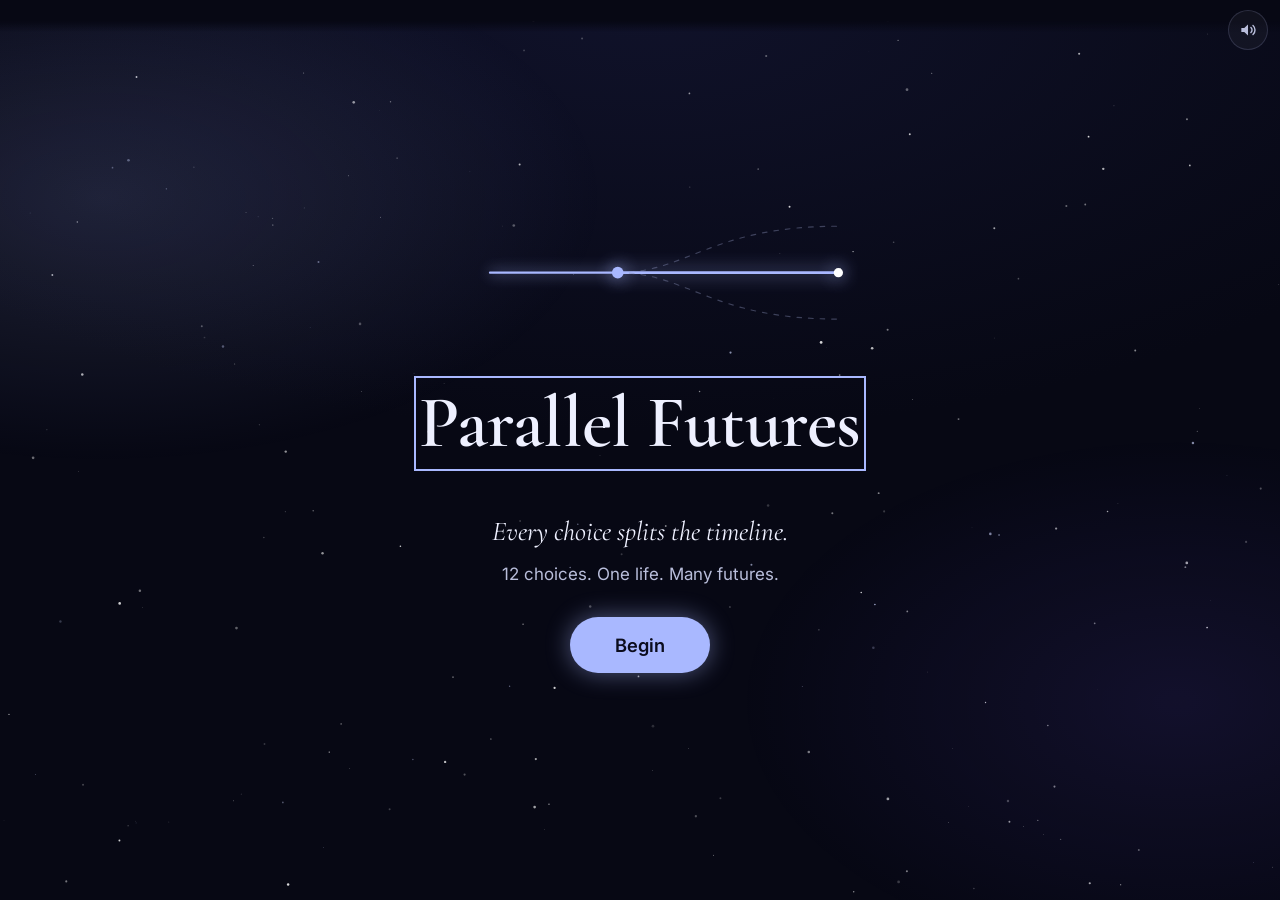
<file: index.html>
<!doctype html>
<html lang="en-GB">
<head>
  <meta charset="utf-8">
  <meta name="viewport" content="width=device-width, initial-scale=1">
  <title>Parallel Futures</title>
  <meta name="description" content="Every choice splits the timeline. A 5–10 minute interactive story about how today's decisions shape who you might become.">
  <meta name="theme-color" content="#070814">
  <meta property="og:title" content="Parallel Futures">
  <meta property="og:description" content="Every choice splits the timeline. 12 choices. One life. Many futures.">
  <meta property="og:type" content="website">
  <meta name="twitter:card" content="summary">
  <link rel="icon" href="data:image/svg+xml,%3Csvg xmlns='http://www.w3.org/2000/svg' viewBox='0 0 64 64'%3E%3Crect width='64' height='64' rx='14' fill='%23070814'/%3E%3Cpath d='M6 32h18' stroke='%23a9b8ff' stroke-width='4' stroke-linecap='round'/%3E%3Cpath d='M24 32c12 0 14-16 32-16' stroke='%23a9b8ff' stroke-width='4' fill='none' stroke-linecap='round'/%3E%3Cpath d='M24 32c12 0 14 16 32 16' stroke='%23a9b8ff' stroke-opacity='.45' stroke-width='3' stroke-dasharray='3 5' fill='none' stroke-linecap='round'/%3E%3Ccircle cx='24' cy='32' r='5' fill='%23ffffff'/%3E%3C/svg%3E">
  <link rel="preconnect" href="https://fonts.googleapis.com">
  <link rel="preconnect" href="https://fonts.gstatic.com" crossorigin>
  <link href="https://fonts.googleapis.com/css2?family=Cormorant+Garamond:ital,wght@0,500;0,600;1,500&family=Inter:wght@400;500;600&display=swap" rel="stylesheet">
  <link rel="stylesheet" href="css/style.css">
</head>
<body data-mode="landing">
  <canvas id="stars" aria-hidden="true"></canvas>
  <div class="nebula" aria-hidden="true"></div>
  <header id="hud" hidden></header>
  <button id="sound" class="sound-btn" type="button" aria-pressed="false" aria-label="Sound">
    <svg viewBox="0 0 24 24" aria-hidden="true">
      <path class="spk" d="M4 9.5h3.5L12 5.5v13l-4.5-4H4z"/>
      <path class="wave w1" d="M15.5 9a4 4 0 0 1 0 6"/>
      <path class="wave w2" d="M18 6.5a7.5 7.5 0 0 1 0 11"/>
      <path class="mute" d="M16 9.5l5 5M21 9.5l-5 5"/>
    </svg>
  </button>
  <main id="app"></main>
  <noscript><p class="noscript">Parallel Futures needs JavaScript to run.</p></noscript>

  <script src="js/story.js"></script>
  <script src="js/logic.js"></script>
  <script src="js/audio.js"></script>
  <script src="js/card.js"></script>
  <script src="js/engine.js"></script>
</body>
</html>
</file>
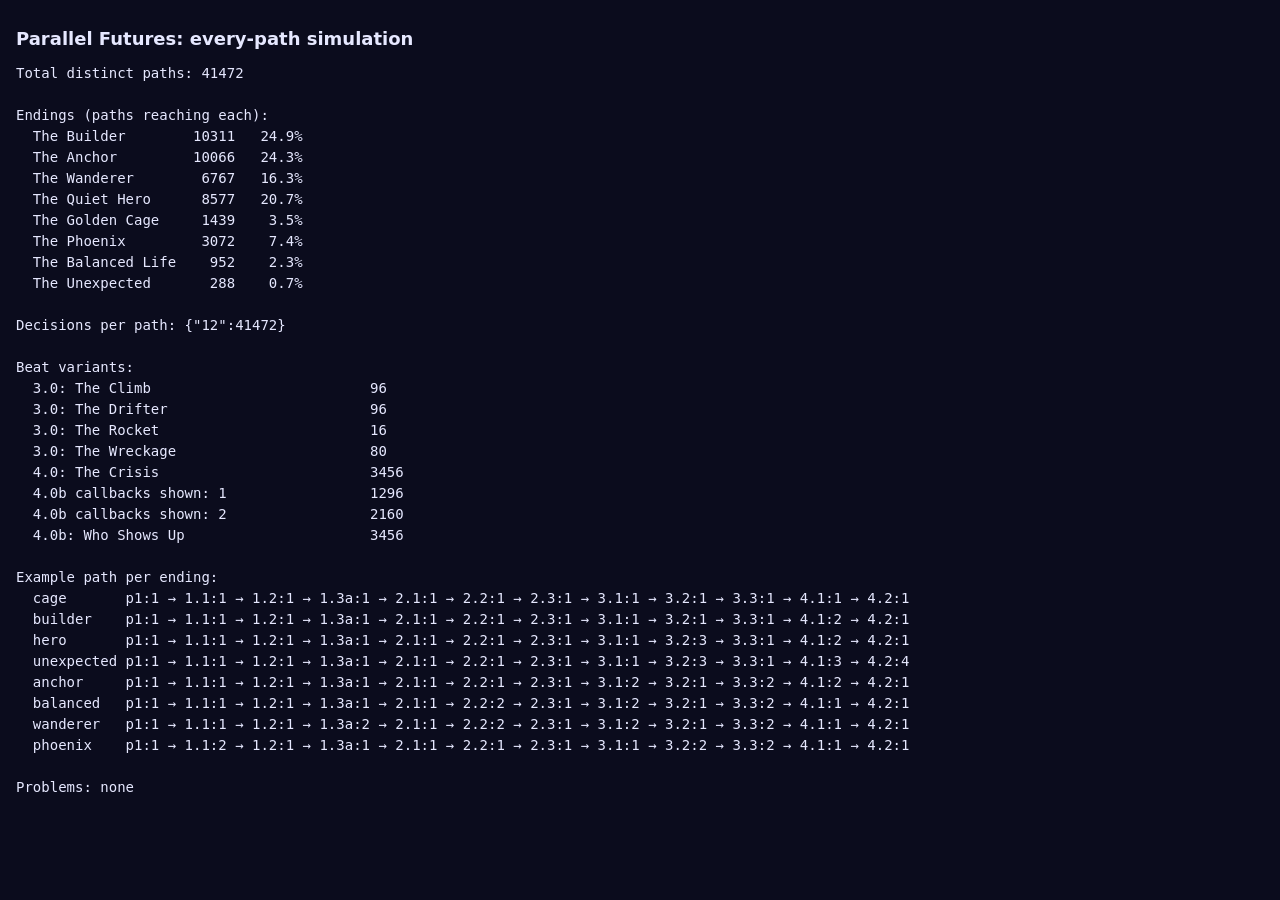
<file: tools/simulate.html>
<!doctype html>
<html lang="en-GB">
<head>
  <meta charset="utf-8">
  <meta name="viewport" content="width=device-width, initial-scale=1">
  <title>Path Simulator</title>
  <style>
    body { background: #0b0c1d; color: #e6e8ff; font: 14px/1.5 Consolas, monospace; margin: 0; padding: 16px; }
    h1 { font: 600 18px system-ui, sans-serif; }
    pre { white-space: pre-wrap; }
  </style>
</head>
<body>
  <h1>Parallel Futures: every-path simulation</h1>
  <pre id="out">Running…</pre>
  <script src="../js/story.js"></script>
  <script src="../js/logic.js"></script>
  <script src="simulate.js"></script>
</body>
</html>
</file>
<file: css/style.css>
/* Parallel Futures — "timelines as light" */
:root {
  --bg: #070814;
  --bg2: #10122a;
  --ink: #eef0ff;
  --ink-soft: #b9bedb;
  --ink-faint: #7d83a8;
  --line: rgba(190, 200, 255, 0.16);
  --accent: #a9b8ff;
  --serif: "Cormorant Garamond", Georgia, "Times New Roman", serif;
  --sans: "Inter", system-ui, -apple-system, "Segoe UI", sans-serif;
  --ease: cubic-bezier(.2, .7, .2, 1);
  color-scheme: dark;
}

* { box-sizing: border-box; }
html, body { margin: 0; min-height: 100%; }
body {
  background: radial-gradient(120% 80% at 50% 0%, var(--bg2) 0%, var(--bg) 60%) fixed, var(--bg);
  color: var(--ink);
  font-family: var(--sans);
  font-size: 17px;
  line-height: 1.6;
  -webkit-font-smoothing: antialiased;
  overflow-x: hidden;
}

#stars { position: fixed; inset: 0; width: 100%; height: 100%; z-index: -2; }
.nebula {
  position: fixed; inset: -20%; z-index: -1; pointer-events: none;
  background:
    radial-gradient(40% 30% at 20% 30%, color-mix(in srgb, var(--accent) 14%, transparent), transparent 70%),
    radial-gradient(35% 30% at 80% 70%, rgba(120, 90, 255, 0.10), transparent 70%);
  transition: background 1.5s var(--ease);
  animation: drift 40s ease-in-out infinite alternate;
}
@keyframes drift { from { transform: translate3d(-2%, -1%, 0); } to { transform: translate3d(2%, 1%, 0); } }

/* ───── HUD thread (progress) ───── */
#hud {
  position: fixed; top: 0; left: 0; right: 0; z-index: 5;
  padding: 18px 16px 14px;
  background: linear-gradient(var(--bg) 65%, rgba(7, 8, 20, 0));
  display: flex; justify-content: center;
  padding-right: 60px; padding-left: 60px; /* keep clear of the sound button */
}
.thread {
  display: flex; align-items: center; gap: 0; width: min(520px, 100%);
  position: relative;
}
.thread::before {
  content: ""; position: absolute; left: 0; right: 0; top: 50%; height: 1px; background: var(--line);
}
.node {
  flex: 1; display: flex; justify-content: center; position: relative;
}
.node::after {
  content: ""; width: 7px; height: 7px; border-radius: 50%;
  background: var(--bg); border: 1px solid var(--ink-faint);
  transition: all .5s var(--ease);
}
.node.lit::after { background: var(--accent); border-color: var(--accent); box-shadow: 0 0 10px var(--accent); }
.node.next::after { border-color: var(--accent); animation: pulse 2s infinite; }
@keyframes pulse { 50% { box-shadow: 0 0 0 5px color-mix(in srgb, var(--accent) 20%, transparent); } }

/* ───── layout ───── */
main {
  max-width: 640px; margin: 0 auto;
  padding: 88px 20px 64px;
  min-height: 100vh; min-height: 100dvh;
  display: flex; flex-direction: column; justify-content: center;
}
body[data-mode="landing"] main { padding-top: 40px; }
.screen { animation: screenIn .7s var(--ease) both; }
@keyframes screenIn { from { opacity: 0; transform: translateY(12px); } to { opacity: 1; transform: none; } }

h1, h2 { font-family: var(--serif); font-weight: 600; line-height: 1.15; margin: 0 0 .6em; outline: none; }
h1 { font-size: clamp(2.8rem, 9vw, 4.6rem); letter-spacing: -0.01em; }
h2 { font-size: clamp(1.9rem, 6vw, 2.6rem); }
.kicker {
  font-size: .75rem; letter-spacing: .22em; text-transform: uppercase;
  color: var(--accent); margin: 0 0 .7em; font-weight: 600;
}
p.story {
  font-family: var(--serif); font-size: clamp(1.25rem, 3.6vw, 1.42rem); line-height: 1.55;
  color: var(--ink); margin: 0 0 1em;
}
em { color: #fff; font-style: italic; }
.sr-only { position: absolute; width: 1px; height: 1px; overflow: hidden; clip: rect(0 0 0 0); white-space: nowrap; }

.reveal { animation: reveal .8s var(--ease) both; animation-delay: var(--d, 0s); }
@keyframes reveal { from { opacity: 0; transform: translateY(8px); filter: blur(3px); } to { opacity: 1; transform: none; filter: none; } }

/* ───── buttons ───── */
.btn {
  font: 600 1rem var(--sans); color: var(--ink);
  border-radius: 999px; padding: 14px 28px; cursor: pointer;
  border: 1px solid var(--line); background: rgba(255, 255, 255, 0.04);
  transition: transform .2s var(--ease), box-shadow .3s, background .3s, border-color .3s;
}
.btn:hover { transform: translateY(-1px); border-color: var(--accent); }
.btn.primary {
  background: var(--accent); color: #0b0c1d; border-color: transparent;
  box-shadow: 0 0 24px color-mix(in srgb, var(--accent) 45%, transparent);
}
.btn.primary:hover { box-shadow: 0 0 36px color-mix(in srgb, var(--accent) 65%, transparent); }
.btn.big { font-size: 1.15rem; padding: 16px 44px; }
.actions { display: flex; flex-wrap: wrap; gap: 12px; margin-top: 28px; }
:focus-visible { outline: 2px solid var(--accent); outline-offset: 3px; }

/* ───── landing ───── */
.landing { text-align: center; display: flex; flex-direction: column; align-items: center; }
.landing .actions { justify-content: center; }
.tagline { font-family: var(--serif); font-size: clamp(1.35rem, 4vw, 1.7rem); font-style: italic; margin: 0 0 .3em; }
.sub { color: var(--ink-soft); margin: 0; }
.found { color: var(--ink-faint); font-size: .9rem; margin-top: 22px; text-align: center; }
.sigil { width: min(300px, 80vw); margin-bottom: 12px; }

/* ───── chapter card ───── */
.chapter-screen { display: flex; justify-content: center; }
.chapter-card {
  all: unset; cursor: pointer; text-align: center; display: flex; flex-direction: column; align-items: center;
  padding: 40px 16px; width: 100%;
}
.chapter-card:focus-visible { outline: none; }
.chapter-card .kicker { margin-bottom: 1em; animation: reveal 1s var(--ease) both; }
.chapter-title {
  font-family: var(--serif); font-weight: 600; font-size: clamp(2.6rem, 9vw, 4rem); line-height: 1.1;
  animation: reveal 1.2s var(--ease) .25s both;
}
.chapter-card .tap {
  margin-top: 2.2em; font-size: .78rem; color: var(--ink-faint); letter-spacing: .15em; text-transform: uppercase;
  animation: reveal 1s var(--ease) 1.2s both;
}

/* ───── choices ───── */
.choices { list-style: none; padding: 0; margin: 1.4em 0 0; display: grid; gap: 12px; }
.choice {
  width: 100%; text-align: left; cursor: pointer;
  display: flex; align-items: center; gap: 14px;
  font: 500 1.05rem/1.35 var(--sans); color: var(--ink);
  padding: 16px 18px; border-radius: 14px;
  background: linear-gradient(135deg, rgba(255, 255, 255, 0.06), rgba(255, 255, 255, 0.02));
  border: 1px solid var(--line);
  transition: transform .25s var(--ease), border-color .25s, box-shadow .3s, opacity .5s, filter .5s;
}
.choice .key {
  flex: none; width: 26px; height: 26px; border-radius: 50%;
  display: grid; place-items: center; font-size: .78rem; color: var(--ink-faint);
  border: 1px solid var(--line);
}
.choice:hover:not([disabled]) {
  transform: translateX(4px); border-color: var(--accent);
  box-shadow: 0 0 22px color-mix(in srgb, var(--accent) 22%, transparent);
}
.choice:hover:not([disabled]) .key { color: var(--accent); border-color: var(--accent); }
.choice[disabled] { cursor: default; }
.choice.chosen {
  border-color: var(--accent); box-shadow: 0 0 34px color-mix(in srgb, var(--accent) 45%, transparent);
  transform: scale(1.02);
}
.choice.unchosen { opacity: .18; filter: blur(2px); transform: translateX(-10px); }

/* ───── ripple / split ───── */
.ripple { text-align: center; display: flex; flex-direction: column; align-items: center; }
.split { width: min(360px, 90vw); height: auto; margin-bottom: 18px; overflow: visible; }
.split path { fill: none; stroke-linecap: round; }
.split .trunk { stroke: var(--accent); stroke-width: 2; filter: drop-shadow(0 0 6px var(--accent)); }
.split .knot { fill: var(--accent); filter: drop-shadow(0 0 8px var(--accent)); }
.split .branch { stroke-dasharray: 260; stroke-dashoffset: 260; animation: draw 1.1s var(--ease) .15s forwards; }
.split .branch.on { stroke: var(--accent); stroke-width: 2.5; filter: drop-shadow(0 0 8px var(--accent)); }
.split .branch.off { stroke: var(--ink-faint); stroke-width: 1; opacity: .45; stroke-dasharray: 4 6; animation: fadeGhost 1.4s var(--ease) .15s forwards; stroke-dashoffset: 0; }
.split .tip { fill: #fff; opacity: 0; animation: tip .6s var(--ease) 1.1s forwards; filter: drop-shadow(0 0 8px var(--accent)); }
.split.idle .branch.on { animation-duration: 2s; }
@keyframes draw { to { stroke-dashoffset: 0; } }
@keyframes fadeGhost { from { opacity: 0; } to { opacity: .45; } }
@keyframes tip { to { opacity: 1; } }
.ripple-text {
  font-family: var(--serif); font-size: clamp(1.4rem, 4.4vw, 1.75rem); font-style: italic; line-height: 1.4;
  margin: 0 0 .6em; max-width: 30ch;
}
.hint { color: var(--accent); font-size: .85rem; letter-spacing: .12em; text-transform: uppercase; margin: .4em 0 0; }
.ripple .btn { margin-top: 26px; }

/* ───── beat ───── */
.beat-screen .btn { margin-top: 18px; align-self: flex-start; }
.beat-screen { display: flex; flex-direction: column; }

/* ───── ending ───── */
.ending-title { font-size: clamp(2.4rem, 8vw, 3.4rem); }
.ending-title .pre {
  display: block; font-family: var(--sans); font-size: .9rem; font-weight: 500;
  letter-spacing: .18em; text-transform: uppercase; color: var(--ink-soft); margin-bottom: .3em;
}
.future-card {
  margin: 28px auto 0; width: min(360px, 100%); text-align: center;
  padding: 24px 22px 20px; border-radius: 22px;
  background:
    radial-gradient(120% 70% at 50% 0%, color-mix(in srgb, var(--accent) 22%, transparent), transparent 70%),
    linear-gradient(160deg, #181a3a, #0b0c1d);
  border: 1px solid color-mix(in srgb, var(--accent) 45%, transparent);
  box-shadow: 0 20px 60px rgba(0, 0, 0, .5), 0 0 40px color-mix(in srgb, var(--accent) 18%, transparent);
}
.fc-label { font-size: .7rem; letter-spacing: .25em; text-transform: uppercase; color: var(--ink-faint); margin: 0; }
.fc-name { font-family: var(--serif); font-size: 2rem; font-weight: 600; margin: .1em 0 .2em; color: #fff; }
.fc-line { font-family: var(--serif); font-style: italic; font-size: 1.2rem; margin: .2em 0 .8em; }
.fc-foot { font-size: .7rem; letter-spacing: .25em; text-transform: uppercase; color: var(--accent); margin: 0; }
.radar { width: 100%; max-width: 290px; }
.radar .grid { fill: none; stroke: var(--line); }
.radar .axis { stroke: var(--line); }
.radar .shape {
  fill: color-mix(in srgb, var(--accent) 35%, transparent); stroke: var(--accent); stroke-width: 2;
  filter: drop-shadow(0 0 6px var(--accent));
}
.radar text { fill: var(--ink-soft); font: 500 9.5px var(--sans); }
.ending-screen .actions, .map-screen .actions { justify-content: center; }
.ending-screen.secret { --accent: #e8d7ff; }

/* ───── parallel map ───── */
.map-help { color: var(--ink-soft); margin-top: -.4em; }
.map { list-style: none; padding: 0 0 0 26px; margin: 24px 0 0; position: relative; }
.map::before {
  content: ""; position: absolute; left: 7px; top: 8px; bottom: 8px; width: 2px;
  background: linear-gradient(var(--accent), color-mix(in srgb, var(--accent) 30%, transparent));
  box-shadow: 0 0 10px var(--accent);
}
.map-node { position: relative; padding-bottom: 22px; }
.map-node::before {
  content: ""; position: absolute; left: -24px; top: 6px; width: 12px; height: 12px; border-radius: 50%;
  background: var(--accent); box-shadow: 0 0 10px var(--accent);
}
.map-kicker { font-size: .72rem; letter-spacing: .16em; text-transform: uppercase; color: var(--ink-faint); margin: 0 0 6px; }
.opts { list-style: none; padding: 0; margin: 0; display: grid; gap: 4px; }
.opt { font-size: .98rem; }
.opt .dot { display: inline-block; width: 8px; height: 8px; border-radius: 50%; margin-right: 10px; vertical-align: middle; }
.opt.taken { color: #fff; font-weight: 600; }
.opt.taken .dot { background: var(--accent); box-shadow: 0 0 8px var(--accent); }
.ghost-btn {
  all: unset; cursor: pointer; color: var(--ink-faint); border-radius: 6px; padding: 2px 0;
  transition: color .2s;
}
.ghost-btn:hover, .ghost-btn[aria-expanded="true"] { color: var(--ink-soft); }
.ghost-btn:focus-visible { outline: 2px solid var(--accent); outline-offset: 2px; }
.ghost-btn .dot { border: 1px dashed var(--ink-faint); }
.teaser {
  font-family: var(--serif); font-style: italic; font-size: 1.1rem; color: var(--ink-soft);
  margin: 4px 0 6px 18px; padding-left: 12px; border-left: 1px dashed var(--ink-faint);
  animation: reveal .5s var(--ease) both;
}
.rewind { margin-top: 6px; display: flex; flex-wrap: wrap; align-items: center; gap: 10px; }
.link-btn {
  all: unset; cursor: pointer; font-size: .82rem; color: var(--accent); padding: 2px 0;
}
.link-btn:hover { text-decoration: underline; }
.link-btn.strong { font-weight: 700; }
.link-btn:focus-visible { outline: 2px solid var(--accent); outline-offset: 2px; }
.confirm { font-size: .82rem; color: var(--ink-soft); }

/* ───── tap-to-skip reveal ───── */
.screen.locked button { pointer-events: none; }
.screen.locked { cursor: pointer; }
.screen.skip .reveal { animation-delay: 0s !important; animation-duration: .25s !important; }

/* ───── sound toggle ───── */
.sound-btn {
  position: fixed; top: 10px; right: 12px; z-index: 6;
  width: 40px; height: 40px; border-radius: 50%; cursor: pointer;
  display: grid; place-items: center; padding: 0;
  background: rgba(255, 255, 255, 0.04); border: 1px solid var(--line); color: var(--ink-soft);
  transition: color .3s, border-color .3s, background .3s;
}
.sound-btn:hover { color: var(--accent); border-color: var(--accent); }
.sound-btn svg { width: 20px; height: 20px; fill: none; stroke: currentColor; stroke-width: 1.7; stroke-linecap: round; stroke-linejoin: round; }
.sound-btn .spk { fill: currentColor; stroke: none; }
.sound-btn .mute { display: none; }
.sound-btn.off .wave { display: none; }
.sound-btn.off .mute { display: inline; }
.sound-btn:not(.off) .w1 { animation: wave 2.4s ease-in-out infinite; }
.sound-btn:not(.off) .w2 { animation: wave 2.4s ease-in-out .4s infinite; }
@keyframes wave { 50% { opacity: .35; } }
@media (max-width: 480px) { .sound-btn { top: 8px; right: 8px; width: 36px; height: 36px; } }

/* ───── misc ───── */
.toast {
  position: fixed; left: 50%; bottom: 28px; transform: translateX(-50%);
  background: #1b1d3d; color: var(--ink); border: 1px solid var(--line);
  padding: 10px 18px; border-radius: 999px; font-size: .9rem; z-index: 10;
  animation: reveal .3s var(--ease) both;
}
.noscript { text-align: center; padding: 40px; }

@media (max-width: 480px) {
  body { font-size: 16px; }
  main { padding: 76px 16px 48px; }
  .actions { flex-direction: column; }
  .actions .btn { width: 100%; }
}

@media (prefers-reduced-motion: reduce) {
  *, *::before, *::after { animation-duration: .01ms !important; animation-delay: 0s !important; transition-duration: .01ms !important; }
  .split .branch { stroke-dashoffset: 0; }
}
</file>
